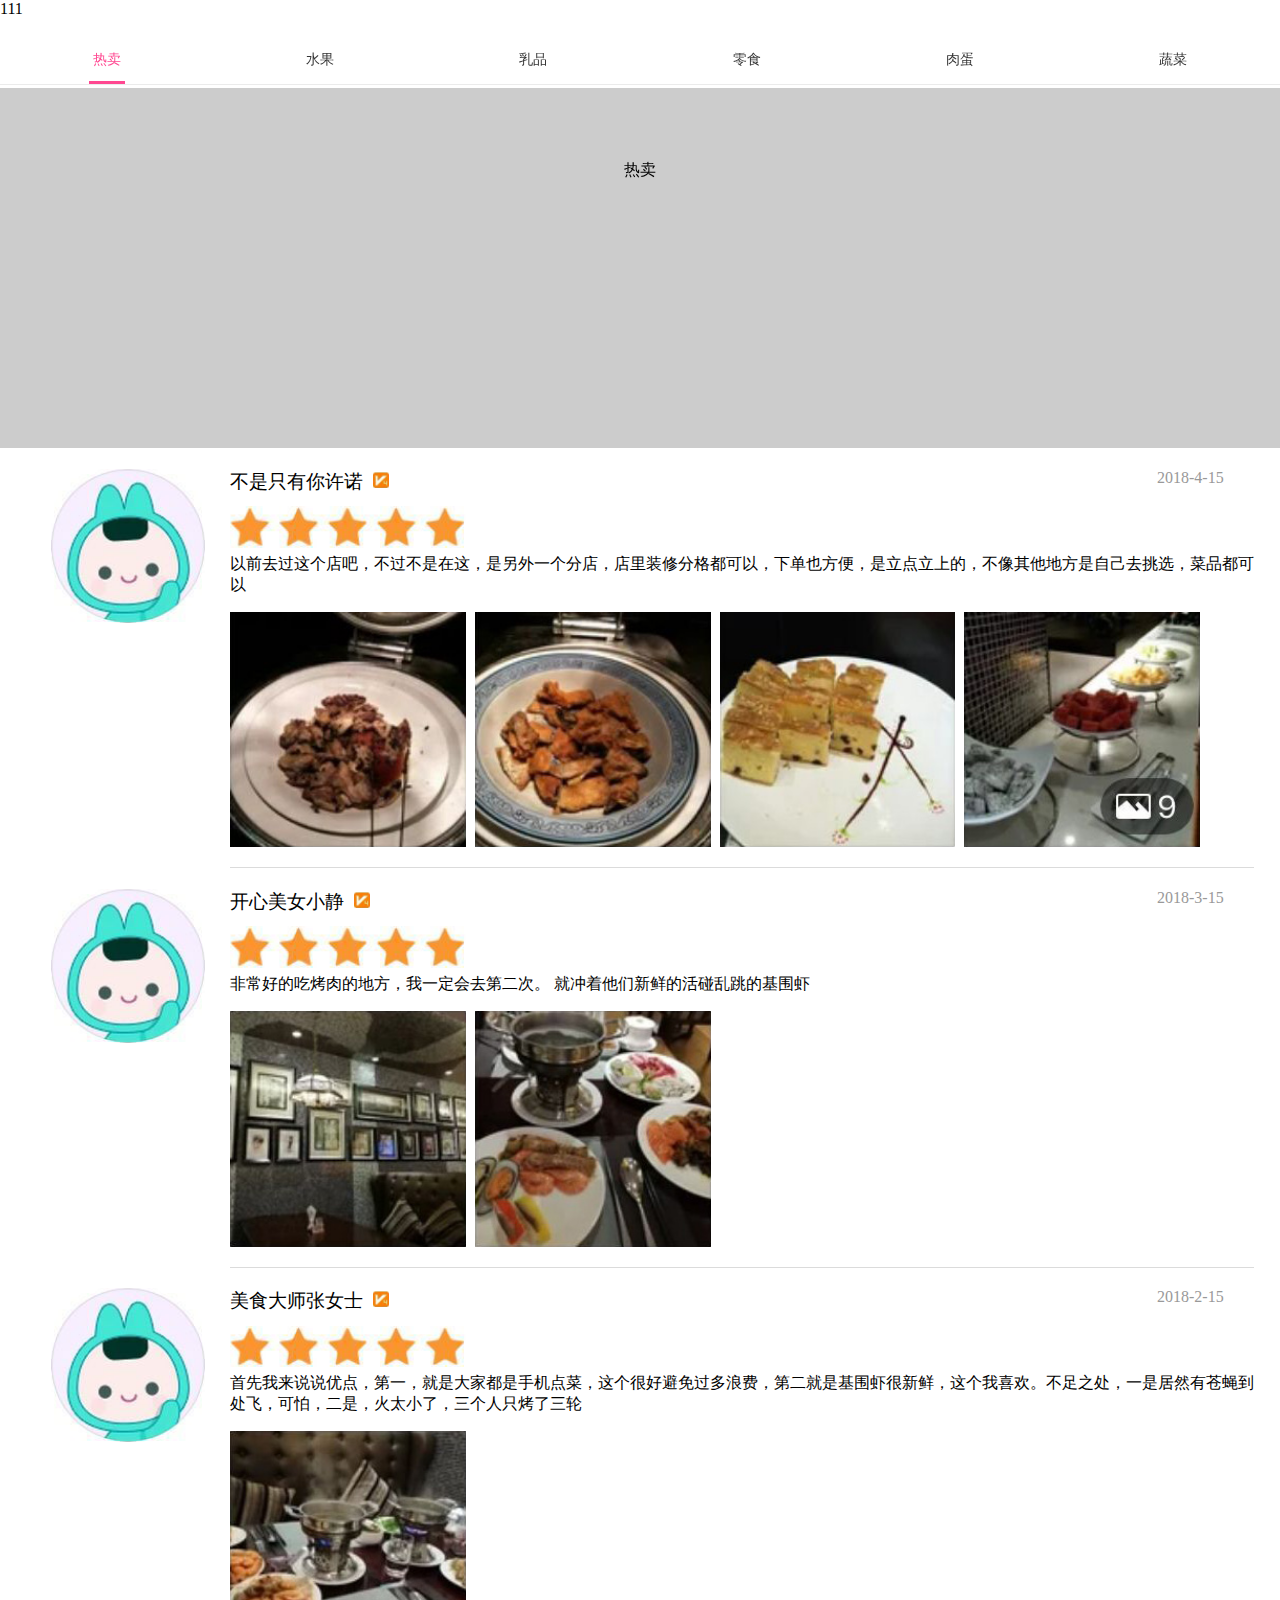
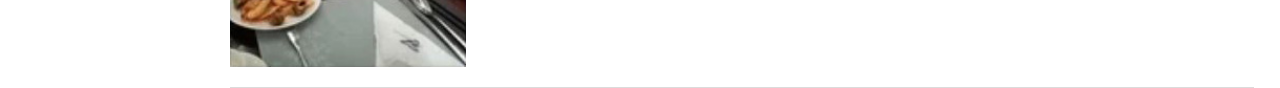
<file: head_swiper.html>
<!DOCTYPE html>
<html lang="en">
<head>
  <meta charset="utf-8">
  <title></title>
  <meta name="viewport" content="width=device-width, initial-scale=1, maximum-scale=1, user-scalable=no" />
  <link rel="stylesheet" href="css/swiper.min.css">
  <link rel="stylesheet" href="css/style_1.css">
  <link rel="stylesheet" href="css/style.css">
</head>
<body>
<div id="top">
  <div class="swiper-container" id="nav">
    <div class="ttttt" style="height:36px">111</div>
    <div class="swiper-wrapper">
      <div class="swiper-slide">
        <span style="color:rgba(255,72,145,1);">热卖</span></div>
      <div class="swiper-slide">
        <span>水果</span></div>
      <div class="swiper-slide">
        <span>乳品</span></div>
      <div class="swiper-slide">
        <span>零食</span></div>
      <div class="swiper-slide">
        <span>肉蛋</span></div>
      <div class="swiper-slide">
        <span>蔬菜</span></div>
      <div class="swiper-slide">
        <span>酒饮</span></div>
      <div class="swiper-slide">
        <span>速食</span></div>
      <div class="swiper-slide">
        <span>熟食</span></div>
      <div class="swiper-slide">
        <span>水产</span></div>
      <div class="swiper-slide">
        <span>粮油</span></div>
      <div class="swiper-slide">
        <span>轻食</span></div>
      <div class="swiper-slide">
        <span>火锅</span></div>
      <div class="swiper-slide">
        <span>日百</span></div>
      <div class="bar">
        <div class="color"></div>
      </div>
    </div>
  </div>
</div>
<div class="swiper-container" id="page">
  <div class="swiper-wrapper">
    <div class="swiper-slide slidepage">
        <div class="swiper-container scroll">
            <div class="swiper-wrapper">
            <div class="swiper-slide slidescroll">热卖</div></div>
        </div>
    </div>
    <div class="swiper-slide slidepage">
        <div class="swiper-container scroll">
            <div class="swiper-wrapper">
            <div class="swiper-slide slidescroll">水果</div></div>
        </div>
    </div>
    <div class="swiper-slide slidepage">
      <div class="swiper-container scroll">
        <div class="swiper-wrapper">
          <div class="swiper-slide slidescroll">乳品</div></div>
      </div>
    </div>
    <div class="swiper-slide slidepage">
      <div class="swiper-container scroll">
        <div class="swiper-wrapper">
          <div class="swiper-slide slidescroll">零食</div></div>
      </div>
    </div>
    <div class="swiper-slide slidepage">
      <div class="swiper-container scroll">
        <div class="swiper-wrapper">
          <div class="swiper-slide slidescroll">肉蛋</div></div>
      </div>
    </div>
    <div class="swiper-slide slidepage">
      <div class="swiper-container scroll">
        <div class="swiper-wrapper">
          <div class="swiper-slide slidescroll">蔬菜</div></div>
      </div>
    </div>
    <div class="swiper-slide slidepage">
      <div class="swiper-container scroll">
        <div class="swiper-wrapper">
          <div class="swiper-slide slidescroll">酒饮</div></div>
      </div>
    </div>
    <div class="swiper-slide slidepage">
      <div class="swiper-container scroll">
        <div class="swiper-wrapper">
          <div class="swiper-slide slidescroll">速食</div></div>
      </div>
    </div>
    <div class="swiper-slide slidepage">
      <div class="swiper-container scroll">
        <div class="swiper-wrapper">
          <div class="swiper-slide slidescroll">熟食</div></div>
      </div>
    </div>
    <div class="swiper-slide slidepage">
      <div class="swiper-container scroll">
        <div class="swiper-wrapper">
          <div class="swiper-slide slidescroll">水产</div></div>
      </div>
    </div>
    <div class="swiper-slide slidepage">
      <div class="swiper-container scroll">
        <div class="swiper-wrapper">
          <div class="swiper-slide slidescroll">粮油</div></div>
      </div>
    </div>
    <div class="swiper-slide slidepage">
      <div class="swiper-container scroll">
        <div class="swiper-wrapper">
          <div class="swiper-slide slidescroll">轻食</div></div>
      </div>
    </div>
    <div class="swiper-slide slidepage">
      <div class="swiper-container scroll">
        <div class="swiper-wrapper">
          <div class="swiper-slide slidescroll">火锅</div></div>
      </div>
    </div>
    <div class="swiper-slide slidepage">
      <div class="swiper-container scroll">
        <div class="swiper-wrapper">
          <div class="swiper-slide slidescroll">日百</div></div>
      </div>
    </div>
  </div>
</div>
<!-- 移动端相册---------------------------------- -->
<ul id="comment-list">
        <li class="list">
          <div class="face"><img src="images/face.png"></div>
          <div class="guest">
            <div class="info">
              <h4 class="name">不是只有你许诺<span class="level"><img src="images/level4.png"></span></h4>
              <div class="date">2018-4-15</div>
            </div>
            <div class="star"><img src="images/star.png"></div>
            <p class="detail">以前去过这个店吧，不过不是在这，是另外一个分店，店里装修分格都可以，下单也方便，是立点立上的，不像其他地方是自己去挑选，菜品都可以</p>
            <div class="thumb" thumblist="list1">
              <img src="images/s1_1.jpg">
              <img src="images/s1_2.jpg">
              <img src="images/s1_3.jpg">
              <img src="images/s1_4.jpg">
            </div>
          </div>
        </li>
        <li class="list">
          <div class="face"><img src="images/face.png"></div>
          <div class="guest">
            <div class="info">
              <h4 class="name">开心美女小静<span class="level"><img src="images/level4.png"></span></h4>
              <div class="date">2018-3-15</div>
            </div>
            <div class="star"><img src="images/star.png"></div>
            <p class="detail">非常好的吃烤肉的地方，我一定会去第二次。 就冲着他们新鲜的活碰乱跳的基围虾</p>
            <div class="thumb" thumblist="list2">
              <img src="images/s2_1.jpg">
              <img src="images/s2_2.jpg">
            </div>
          </div>
        </li>
        <li class="list">
          <div class="face"><img src="images/face.png"></div>
          <div class="guest">
            <div class="info">
              <h4 class="name">美食大师张女士<span class="level"><img src="images/level4.png"></span></h4>
              <div class="date">2018-2-15</div>
            </div>
            <div class="star"><img src="images/star.png"></div>
            <p class="detail">首先我来说说优点，第一，就是大家都是手机点菜，这个很好避免过多浪费，第二就是基围虾很新鲜，这个我喜欢。不足之处，一是居然有苍蝇到处飞，可怕，二是，火太小了，三个人只烤了三轮</p>
            <div class="thumb" thumblist="list3">
              <img src="images/s3_1.jpg">
            </div>
          </div>
        </li>
      </ul>
      
        <!-- Swiper -->
        <div class="swiper-container" id="origin-img">
          <div class="swiper-wrapper"></div>
          <div class="swiper-pagination"></div>
          <div class="upload">张震上传于2018-11-7</div>
        </div>


  <script src="js/jquery-3.2.1.min.js"></script>
  <script src="js/swiper.min.js"></script>
  <script>
  //暂时设计每个slide大小需要一致
  barwidth = 36 //导航粉色条的长度px
  tSpeed = 300 //切换速度300ms
  var navSwiper = new Swiper('#nav', {
  	slidesPerView: 6,
  	freeMode: true,
  	on: {
  		init: function() {
  			navSlideWidth = this.slides.eq(0).css('width'); //导航字数需要统一,每个导航宽度一致
  			bar = this.$el.find('.bar')
  			bar.css('width', navSlideWidth)
  			bar.transition(tSpeed)
  			navSum = this.slides[this.slides.length - 1].offsetLeft //最后一个slide的位置

  			clientWidth = parseInt(this.$wrapperEl.css('width')) //Nav的可视宽度
  			navWidth = 0
  			for (i = 0; i < this.slides.length; i++) {
  				navWidth += parseInt(this.slides.eq(i).css('width'))
  			}
  			topBar = this.$el.parents('body').find('#top') //页头
  		},
  	},
  });
  var pageSwiper = new Swiper('#page', {
  	watchSlidesProgress: true,
  	resistanceRatio: 0,
  	on: {
  		touchMove: function() {
  			progress = this.progress
  			bar.transition(0)
  			bar.transform('translateX(' + navSum * progress + 'px)')
  			//粉色255,72,145灰色51,51,51
  			for (i = 0; i < this.slides.length; i++) {
  				slideProgress = this.slides[i].progress
  				if (Math.abs(slideProgress) < 1) {
  					r = Math.floor((255 - 51) * (1 - Math.pow(Math.abs(slideProgress), 2)) + 51)
  					g = Math.floor((72 - 51) * (1 - Math.pow(Math.abs(slideProgress), 2)) + 51)
  					b = Math.floor((145 - 51) * (1 - Math.pow(Math.abs(slideProgress), 2)) + 51)
  					navSwiper.slides.eq(i).find('span').css('color', 'rgba(' + r + ',' + g + ',' + b + ',1)')
  				}
  			}
  		},
  		transitionStart: function() {
  			activeIndex = this.activeIndex
  			activeSlidePosition = navSwiper.slides[activeIndex].offsetLeft
  			//释放时导航粉色条移动过渡
  			bar.transition(tSpeed)
  			bar.transform('translateX(' + activeSlidePosition + 'px)')
  			//释放时文字变色过渡
  			navSwiper.slides.eq(activeIndex).find('span').transition(tSpeed)
  			navSwiper.slides.eq(activeIndex).find('span').css('color', 'rgba(255,72,145,1)')
  			if (activeIndex > 0) {
  				navSwiper.slides.eq(activeIndex - 1).find('span').transition(tSpeed)
  				navSwiper.slides.eq(activeIndex - 1).find('span').css('color', 'rgba(51,51,51,1)')
  			}
  			if (activeIndex < this.slides.length) {
  				navSwiper.slides.eq(activeIndex + 1).find('span').transition(tSpeed)
  				navSwiper.slides.eq(activeIndex + 1).find('span').css('color', 'rgba(51,51,51,1)')
  			}
  			//导航居中
  			navActiveSlideLeft = navSwiper.slides[activeIndex].offsetLeft //activeSlide距左边的距离

  			navSwiper.setTransition(tSpeed)
  			if (navActiveSlideLeft < (clientWidth - parseInt(navSlideWidth)) / 2) {
  				navSwiper.setTranslate(0)
  			} else if (navActiveSlideLeft > navWidth - (parseInt(navSlideWidth) + clientWidth) / 2) {
  				navSwiper.setTranslate(clientWidth - navWidth)
  			} else {
  				navSwiper.setTranslate((clientWidth - parseInt(navSlideWidth)) / 2 - navActiveSlideLeft)
  			}
  		},
  	}
  });
  navSwiper.$el.on('touchstart', function(e) {
  	e.preventDefault() //去掉按压阴影
  })
   navSwiper.on('tap', function(e) {
  	clickIndex = this.clickedIndex
  	clickSlide = this.slides.eq(clickIndex)
  	pageSwiper.slideTo(clickIndex, 0);
  	this.slides.find('span').css('color', 'rgba(51,51,51,1)');
  	clickSlide.find('span').css('color', 'rgba(255,72,145,1)');
  })
  //内容滚动			
  var scrollSwiper = new Swiper('.scroll', {
  	//65是头部的高
  	//36是top地址和搜索的高
  	slidesOffsetBefore: 72,
  	direction: 'vertical',
  	freeMode: true,
  	slidesPerView: 'auto',
  	mousewheel: {
  		releaseOnEdges: true,
  	},
  	on: {
  		touchMove: function() {

  			if (this.translate > 72 - 36 && this.translate < 72) {
  				topBar.transform('translateY(' + (this.translate - 72) + 'px)');
  			}

  		},
  		touchStart: function() {
  			startPosition = this.translate
  		},
  		touchEnd: function() {
  			topBar.transition(tSpeed)
  			if (this.translate > 36 && this.translate < 72 && this.translate < startPosition) {
  				topBar.transform('translateY(-36px)');
  				for (sc = 0; sc < scrollSwiper.length; sc++) {
  					if (scrollSwiper[sc].translate > 36) {
  						scrollSwiper[sc].setTransition(tSpeed);
  						scrollSwiper[sc].setTranslate(36)
  					}
  				}
  			}
  			if (this.translate > 36 && this.translate < 72 && this.translate > startPosition) {
  				topBar.transform('translateY(0px)');
  				for (sc = 0; sc < scrollSwiper.length; sc++) {
  					if (scrollSwiper[sc].translate < 72 && scrollSwiper[sc].translate > 0) {
  						scrollSwiper[sc].setTransition(tSpeed);
  						scrollSwiper[sc].setTranslate(72)
  					}
  				}

  			}
  		},
  		transitionStart: function() {
  			topBar.transition(tSpeed)
  			if (this.translate < 72 - 36) {
  				topBar.transform('translateY(-36px)');
  				if (scrollSwiper) {
  					for (sc = 0; sc < scrollSwiper.length; sc++) {
  						if (scrollSwiper[sc].translate > 36) {
  							scrollSwiper[sc].setTransition(tSpeed);
  							scrollSwiper[sc].setTranslate(36)
  						}
  					}
  				}
  			} else {
  				topBar.transform('translateY(0px)');
  				if (scrollSwiper) {
  					for (sc = 0; sc < scrollSwiper.length; sc++) {
  						if (scrollSwiper[sc].translate < 72 && scrollSwiper[sc].translate > 0) {
  							scrollSwiper[sc].setTransition(tSpeed);
  							scrollSwiper[sc].setTranslate(72)
  						}
  					}
  				}
  			}
  		},
  	}
  })
  //热卖		
  var bannerSwiper = new Swiper('.banner', {
  	loop: true,
  	pagination: {
  		el: '.swiper-pagination',
  		type: 'fraction',
  		renderFraction: function(currentClass, totalClass) {
  			return '<span class="' + currentClass + '"></span>' + '/' + '<span class="' + totalClass + '"></span>';
  		},
  	},
  });
  </script>


  <!-- 移动端相册 -->
  <script>
        imgsdata={"list1":["b1_1.jpg","b1_2.jpg","b1_3.jpg","b1_4.jpg","b1_5.jpg","b1_6.jpg","b1_7.jpg","b1_8.jpg","b1_9.jpg"],
              "list2":["b2_1.jpg","b2_2.jpg"],
              "list3":["b3_1.jpg"],
            }
        
        var swiper = new Swiper('#origin-img',{
            zoom:true,
            width: window.innerWidth,
            virtual: true,
              spaceBetween:20,
              pagination: {
                el: '.swiper-pagination',
                type: 'fraction',
             },
             on:{
               click: function(){
                 $('#origin-img').fadeOut('fast');
                     this.virtual.slides.length=0;
                 this.virtual.cache=[]; 
                     swiperStatus=false; 
             },
          },
        });
        $('.thumb img').click(function(){
            clickIndex=$(this).index();
            imglist=$(this).parent().attr('thumblist');
            imgs = imgsdata[imglist];
            for(i=0;i<imgs.length;i++){
                 swiper.virtual.appendSlide('<div class="swiper-zoom-container"><img src="images/'+imgs[i]+'" /></div>');
              }
            swiper.slideTo(clickIndex);
            $('#origin-img').fadeIn('fast');
            swiperStatus=true;
            
        })
            
      //切换图状态禁止页面缩放	
          document.addEventListener('touchstart',function (event) {  
                  if(event.touches.length>1 && swiperStatus){  
                      event.preventDefault();  
                  }  
              })  
              var lastTouchEnd=0;  
          document.addEventListener('touchend',function (event) {  
                  var now=(new Date()).getTime();  
                  if(now-lastTouchEnd<=300){  
                      event.preventDefault();  
                  }  
                  lastTouchEnd=now;  
              },false)
          document.addEventListener('touchmove',function(e){
              if(swiperStatus){
                  e.preventDefault();
              }
          })	  
        </script>
</body>
</html>
</file>
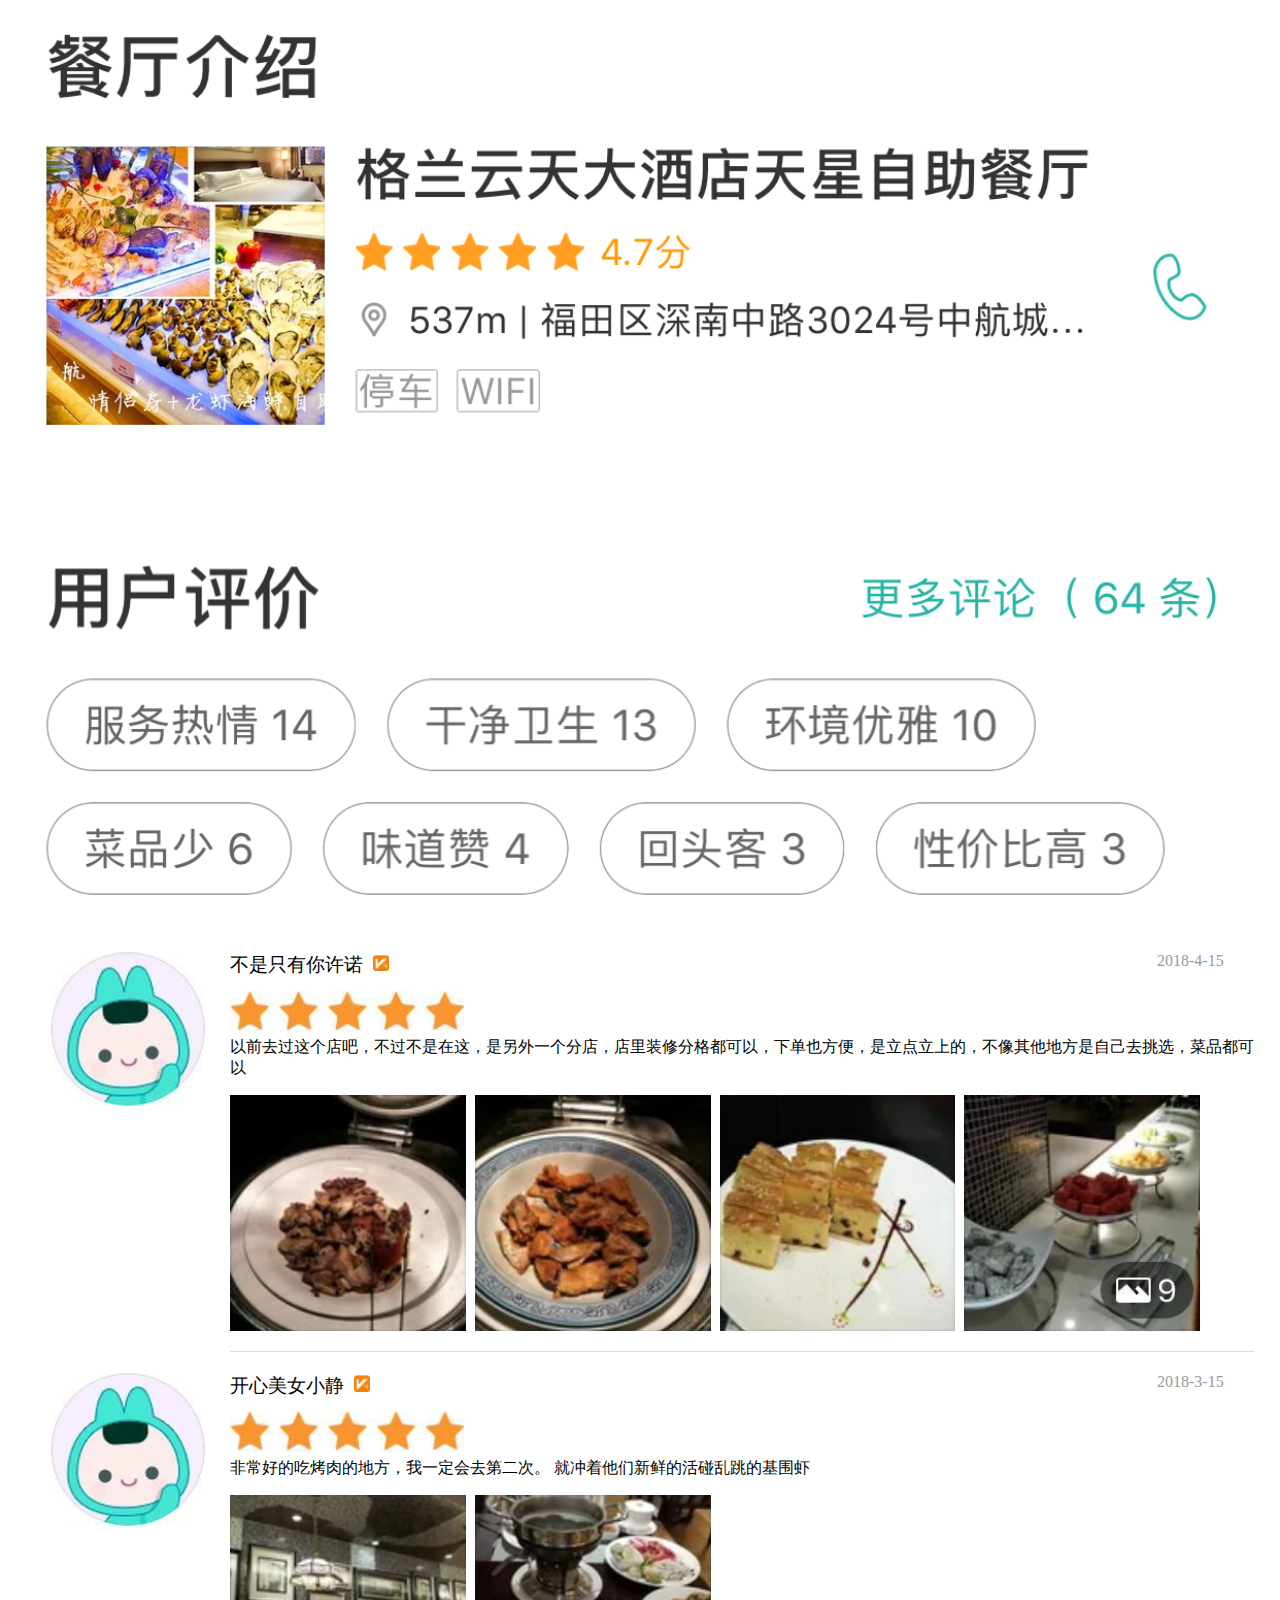
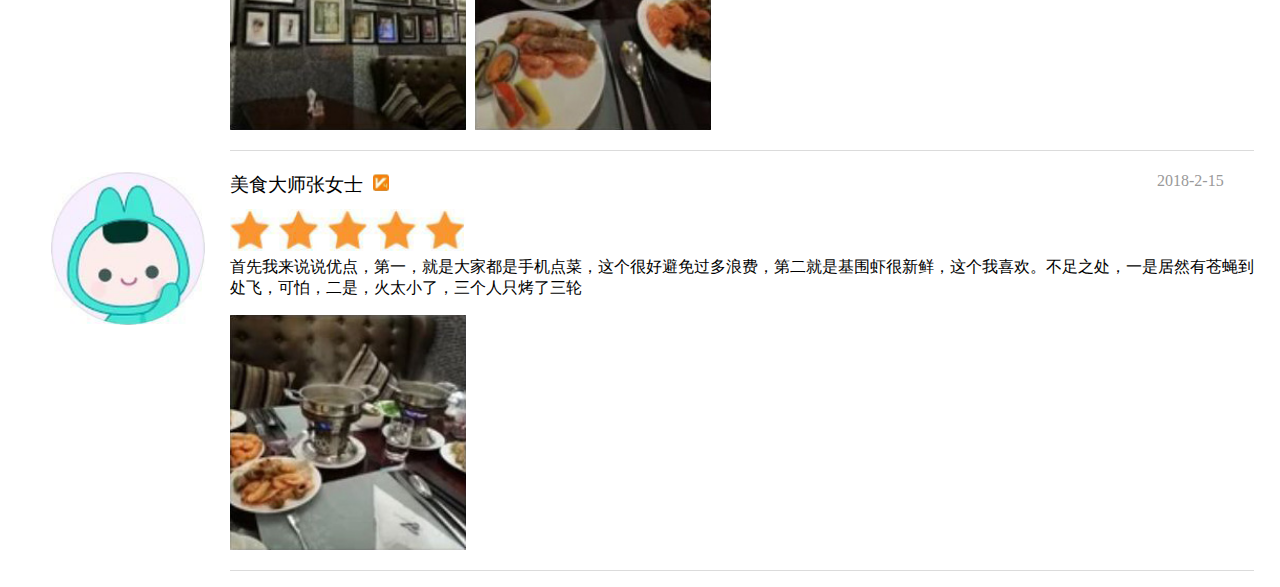
<file: 评论相册.html>
<!DOCTYPE html>
<html><head><meta http-equiv="Content-Type" content="text/html; charset=UTF-8">
  <title>Swiper</title>
  <meta name="viewport" content="width=device-width, initial-scale=1, minimum-scale=1, maximum-scale=1,user-scalable=0">
  <link rel="stylesheet" href="css/swiper.min.css">
  <link rel="stylesheet" href="css/style.css">
  <script src="js/jquery-3.2.1.min.js"></script>
</head>
<body>
<img src="images/top.png" id="top">
<ul id="comment-list">
  <li class="list">
    <div class="face"><img src="images/face.png"></div>
    <div class="guest">
      <div class="info">
        <h4 class="name">不是只有你许诺<span class="level"><img src="images/level4.png"></span></h4>
        <div class="date">2018-4-15</div>
      </div>
      <div class="star"><img src="images/star.png"></div>
      <p class="detail">以前去过这个店吧，不过不是在这，是另外一个分店，店里装修分格都可以，下单也方便，是立点立上的，不像其他地方是自己去挑选，菜品都可以</p>
      <div class="thumb" thumblist="list1">
        <img src="images/s1_1.jpg">
        <img src="images/s1_2.jpg">
        <img src="images/s1_3.jpg">
        <img src="images/s1_4.jpg">
      </div>
    </div>
  </li>
  <li class="list">
    <div class="face"><img src="images/face.png"></div>
    <div class="guest">
      <div class="info">
        <h4 class="name">开心美女小静<span class="level"><img src="images/level4.png"></span></h4>
        <div class="date">2018-3-15</div>
      </div>
      <div class="star"><img src="images/star.png"></div>
      <p class="detail">非常好的吃烤肉的地方，我一定会去第二次。 就冲着他们新鲜的活碰乱跳的基围虾</p>
      <div class="thumb" thumblist="list2">
        <img src="images/s2_1.jpg">
        <img src="images/s2_2.jpg">
      </div>
    </div>
  </li>
  <li class="list">
    <div class="face"><img src="images/face.png"></div>
    <div class="guest">
      <div class="info">
        <h4 class="name">美食大师张女士<span class="level"><img src="images/level4.png"></span></h4>
        <div class="date">2018-2-15</div>
      </div>
      <div class="star"><img src="images/star.png"></div>
      <p class="detail">首先我来说说优点，第一，就是大家都是手机点菜，这个很好避免过多浪费，第二就是基围虾很新鲜，这个我喜欢。不足之处，一是居然有苍蝇到处飞，可怕，二是，火太小了，三个人只烤了三轮</p>
      <div class="thumb" thumblist="list3">
        <img src="images/s3_1.jpg">
      </div>
    </div>
  </li>
</ul>

  <!-- Swiper -->
  <div class="swiper-container" id="origin-img">
    <div class="swiper-wrapper"></div>
    <div class="swiper-pagination"></div>
    <div class="upload">xxx上传于2018-06-17</div>
  </div>

  <script src="js/swiper.min.js"></script>
  <script>
  imgsdata={"list1":["b1_1.jpg","b1_2.jpg","b1_3.jpg","b1_4.jpg","b1_5.jpg","b1_6.jpg","b1_7.jpg","b1_8.jpg","b1_9.jpg"],
        "list2":["b2_1.jpg","b2_2.jpg"],
		"list3":["b3_1.jpg"],
	  }
  
  var swiper = new Swiper('.swiper-container',{
	  zoom:true,
	  width: window.innerWidth,
	  virtual: true,
		spaceBetween:20,
		pagination: {
          el: '.swiper-pagination',
          type: 'fraction',
       },
	   on:{
         click: function(){
           $('#origin-img').fadeOut('fast');
		       this.virtual.slides.length=0;
           this.virtual.cache=[]; 
		       swiperStatus=false; 
       },
    },
  });
  $('.thumb img').click(function(){
	  clickIndex=$(this).index();
	  imglist=$(this).parent().attr('thumblist');
	  imgs = imgsdata[imglist];
	  for(i=0;i<imgs.length;i++){
		   swiper.virtual.appendSlide('<div class="swiper-zoom-container"><img src="images/'+imgs[i]+'" /></div>');
		}
	  swiper.slideTo(clickIndex);
	  $('#origin-img').fadeIn('fast');
	  swiperStatus=true;
	  
  })
	  
//切换图状态禁止页面缩放	
	document.addEventListener('touchstart',function (event) {  
            if(event.touches.length>1 && swiperStatus){  
                event.preventDefault();  
            }  
        })  
        var lastTouchEnd=0;  
    document.addEventListener('touchend',function (event) {  
            var now=(new Date()).getTime();  
            if(now-lastTouchEnd<=300){  
                event.preventDefault();  
            }  
            lastTouchEnd=now;  
        },false)
    document.addEventListener('touchmove',function(e){
	    if(swiperStatus){
            e.preventDefault();
        }
    })	  
  </script>
</body>
</html>
</file>
<file: css/style.css>
@charset "utf-8";
/* CSS Document */
img{
	display:block;}
*{  
    margin:0;
	padding:0;}
li{
	list-style:none;}		
#top{
	width:100%;
	}	
#comment-list{
	margin:1em 0;}	
#comment-list li{
	display:flex;
	margin-top:1.3em;}	
.face{
	width:12%;
	margin:0 2% 0 4%;}	
.face img{
	width:100%;}	
.guest{
	width:80%;
	border-bottom:1px solid #dbdbdb;}	
.name{
	display:inline-block;
	font-size:1.2em;
	font-weight:500;}	
.level{
	margin-left:0.5em;}	
.level img{ display:inline;width: 1rem;}	
.date{
	float:right;
	margin-right:3%;
	color:#999;
	}	
.star{
	margin-top:0.7em;}
.star img{
	width:23%;}	
.detail{
	margin-top:0.3em;}	
.thumb{
	margin:1em 0;
}	
.thumb img{
	width:23%;
	margin-right:0.5%;
	display:inline-block;}	
#origin-img{
	display:none;
	position:fixed;
	top:0;
	left:0;
	width:100%;
	height:100%;
	background:#000;
	}
#origin-img .swiper-slide img{
	width:100%;
	vertical-align:middle;
	}	
.swiper-pagination{
	top:1em;
	bottom:auto;
	color:#fff;}	
.upload{
	position:absolute;
	bottom:0;
	line-height:3em;
	background:rgba(0,0,0,.5);
	z-index:5;
	color:#fff;
	text-indent:1em;
	width:100%;}
</file>
<file: css/style_1.css>
html,body{
    height: 100%;
    width: 100%
}
*{
    margin: 0;
    padding: 0
}
#top {
	width:100%;
	background:#fff;
}
#nav {
	border-bottom:1px solid #ebebeb;
}
#nav .swiper-slide span {
	margin:0 5px;
	text-align:center;
	display:block;
    line-height: 3rem;
    height: 3rem;
	font-size:14px;
	color:#333333;
}
#nav .bar {
	width:50px;
	height:3px;
	position:absolute;
	bottom:0px;
}
#nav .bar .color {
	width:36px;
	margin:0 auto;
	height:3px;
	background:#ff4891;
}
.banner img {
	width:100%;
	display:block;
}
.banner	.swiper-pagination {
	left:auto;
	right:7px;
	bottom:7px;
	width:auto;
	padding:2px 7px;
	border-radius:10px;
	color:#fff;
	background:rgba(0,0,0,.3);
}
#page {
	margin-top: 0.2rem;
    height:40%;
    background-color: #fff;
}
#page .slidepage {
    height:100%;
    background-color: #ccc;
    text-align: center
}
.scroll {
	height:100%;
}
.slidescroll {
	height:auto;
}
</file>
